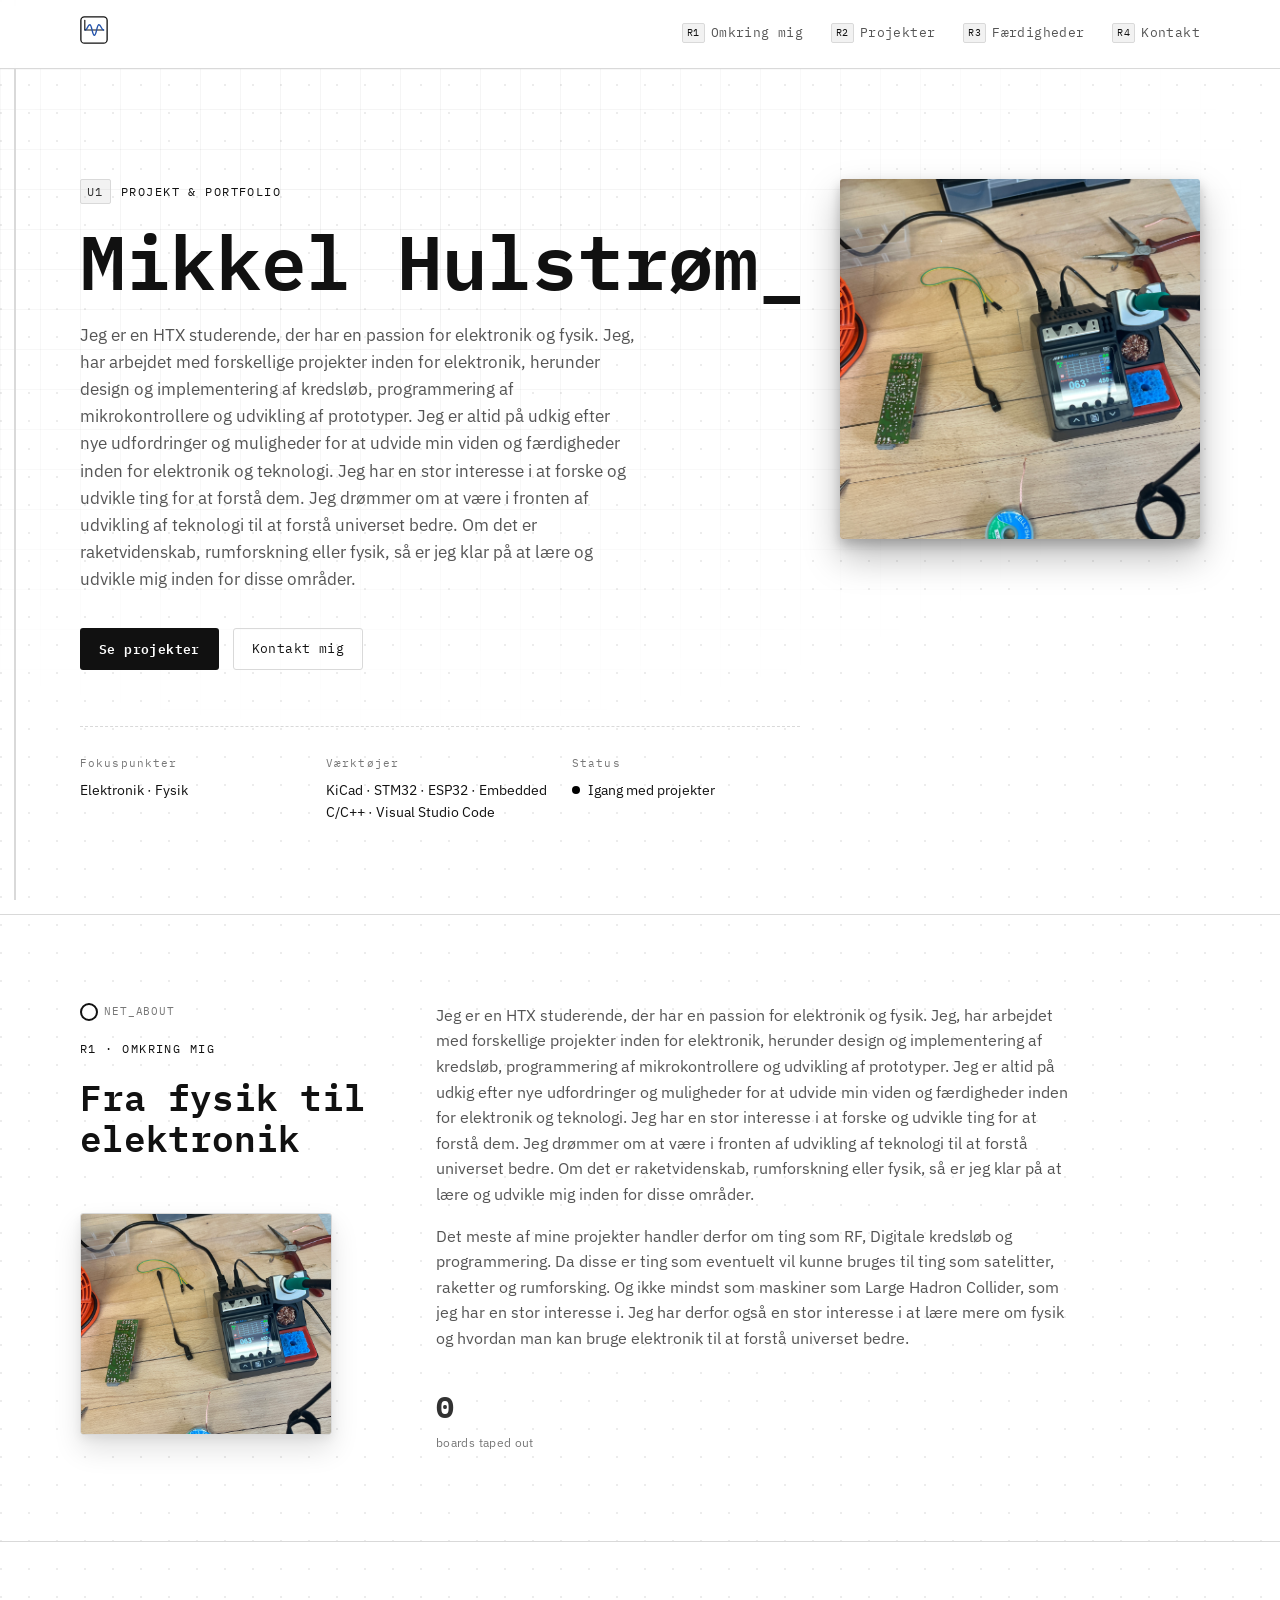
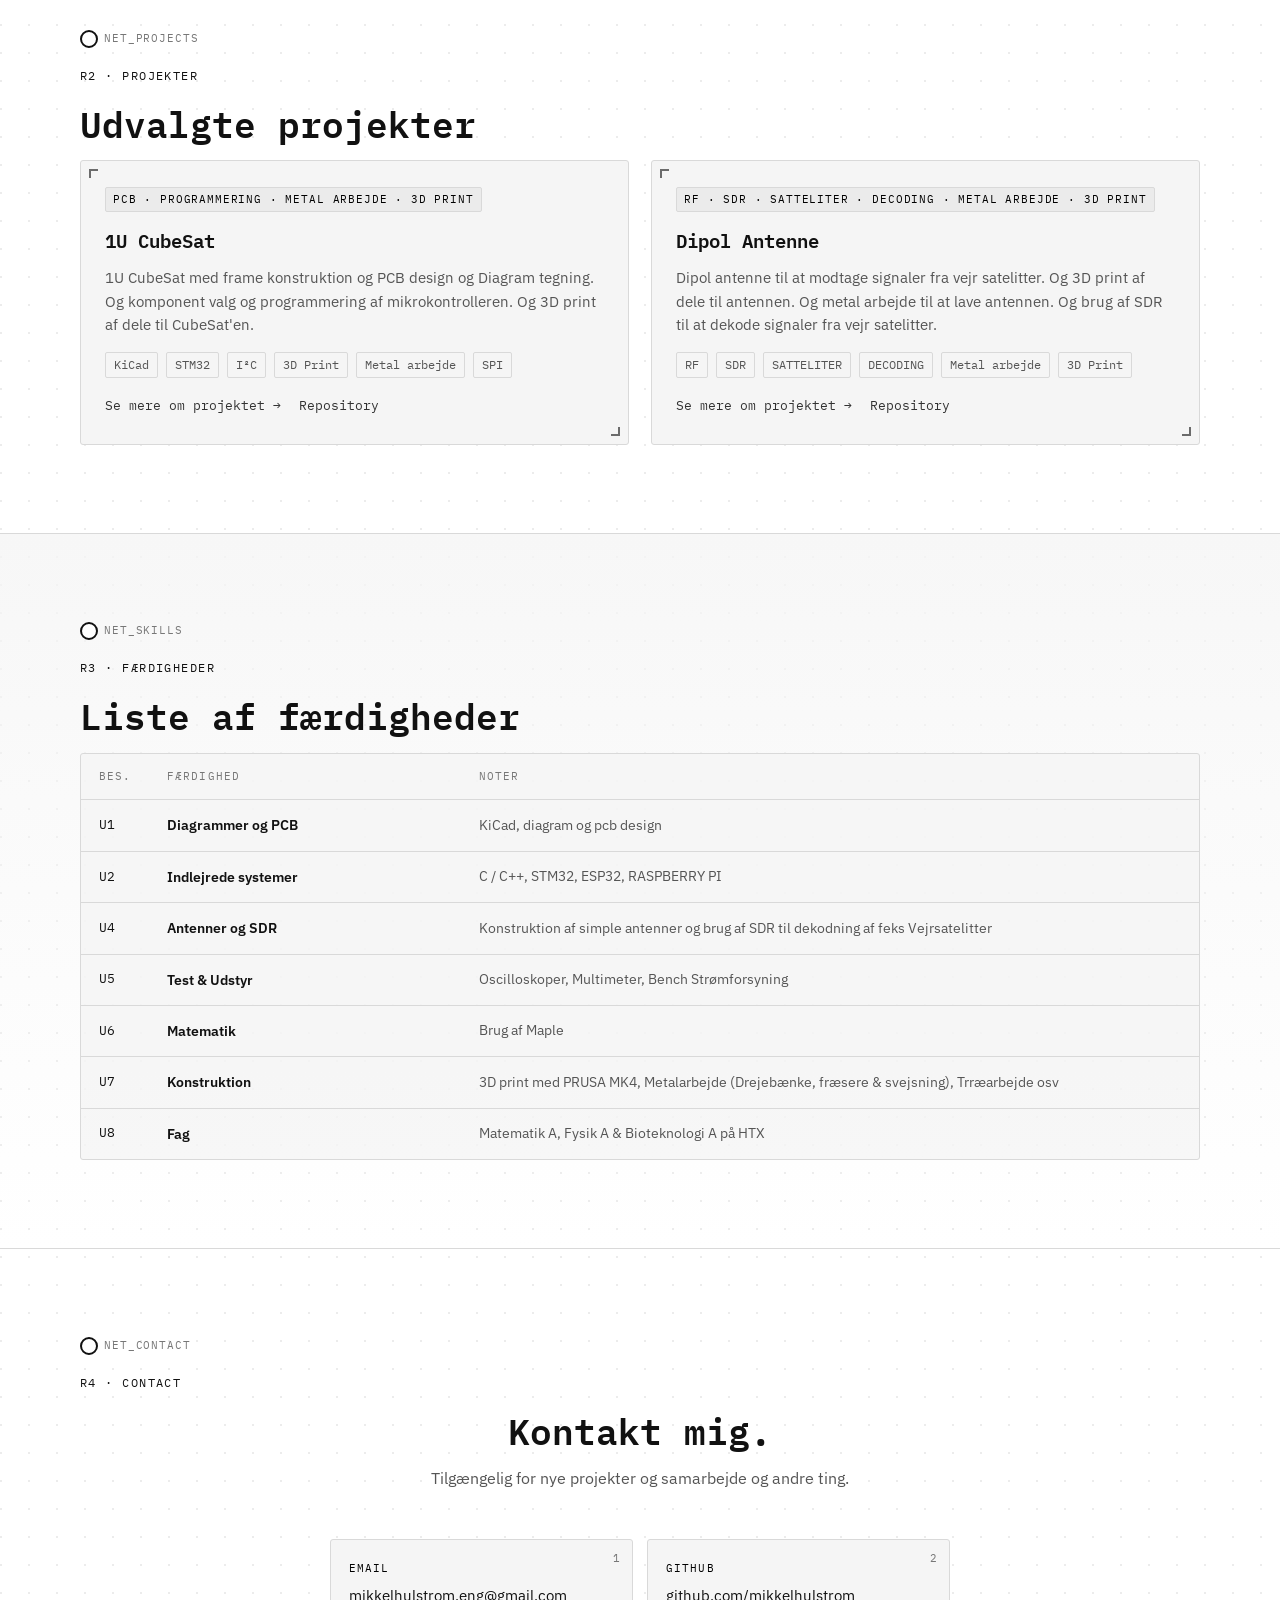
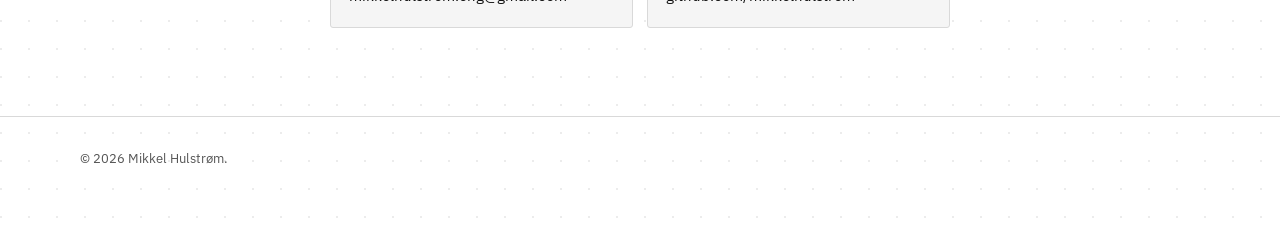
<file: index.html>
<!DOCTYPE html>
<html lang="en">
<head>
<meta charset="UTF-8">
<meta name="viewport" content="width=device-width, initial-scale=1.0">
<title>Mikkel Hulstrøm</title>
<meta name="description" content="Portfolio of Mikkel Hulstrøm, electronics and embedded systems engineer. PCB design, firmware, and hardware projects.">
<link rel="icon" href="">
<link rel="preconnect" href="https://fonts.googleapis.com">
<link rel="preconnect" href="https://fonts.gstatic.com" crossorigin>
<link href="https://fonts.googleapis.com/css2?family=IBM+Plex+Mono:wght@400;500;600;700&family=IBM+Plex+Sans:wght@400;500;600;700&display=swap" rel="stylesheet">
<link rel="stylesheet" href="style.css">
</head>
<body>

<!-- Continuous copper "net" trace that runs down the page connecting each section, like a schematic net -->
<div class="net-trace" aria-hidden="true"><div class="net-fill" id="netFill"></div></div>

<a class="skip-link" href="#main">Skip to content</a>

<header class="site-header">
  <div class="wrap header-row">
    <a class="brand" href="#top">
      <span class="brand-mark" aria-hidden="true">
       <svg viewBox="0 0 32 32" width="28" height="28">
        <!-- Border -->
        <rect
          x="1" y="1"
          width="30" height="30"
          rx="4"
          fill="none"
          stroke="var(--copper)"
          stroke-width="1.5"
        />

        <!-- X axis -->
        <path
          d="M6 16 H27"
          stroke="var(--copper)"
          stroke-width="1.3"
          stroke-linecap="round"
        />

        <!-- Sine wave -->
        <path
          d="M6 16
            C8.6 16 8.6 10 11.2 10
            C13.8 10 13.8 22 16.4 22
            C19 22 19 10 21.6 10
            C24.2 10 24.2 16 27 16"
          fill="none"
          stroke="#2252ab"
          stroke-width="1.5"
          stroke-linecap="round"
          stroke-linejoin="round"
        />

        <!-- Y axis — far left -->
        <path
          d="M5.5 16 V5"
          stroke="var(--copper)"
          stroke-width="1.3"
          stroke-linecap="round"
        />
      </svg>
      </span>
      <span class="brand-text"><span class="brand-dim"></span></span>
    </a>
    <nav class="site-nav" aria-label="Primary">
      <a href="#about"><span class="pin">R1</span>Omkring mig</a>
      <a href="#projects"><span class="pin">R2</span>Projekter</a>
      <a href="#skills"><span class="pin">R3</span>Færdigheder</a>
      <!-- <a href="#experience"><span class="pin">R4</span>Experience</a> -->
      <a href="#contact"><span class="pin">R4</span>Kontakt</a>
    </nav>
   <!-- <a class="btn btn-ghost nav-resume" href="resume.pdf">Resumé</a> -->
    <button class="nav-toggle" id="navToggle" aria-expanded="false" aria-controls="mobileNav" aria-label="Toggle menu">
      <span></span><span></span><span></span>
    </button>
  </div>
  <nav class="mobile-nav" id="mobileNav" aria-label="Mobile">
    <a href="#about">Omkring mig</a>
    <a href="#projects">Projekter</a>
    <a href="#skills">Færdigheder</a>
    <!-- <a href="#experience">Erfaring</a> -->
    <a href="#contact">Kontakt</a>
    <!-- <a href="resume.pdf">Resumé</a> -->
  </nav>
</header>

<main id="main">

  <!-- HERO -->
  <section class="hero" id="top">
    <div class="hero-grid" aria-hidden="true"></div>
    <div class="wrap hero-inner">
      <div class="hero-content">
        <p class="eyebrow"><span class="designator">U1</span> PROJEKT &amp; PORTFOLIO</p>
        <h1 class="hero-title">Mikkel Hulstrøm<span class="cursor" aria-hidden="true">_</span></h1>
        <p class="hero-sub">
          Jeg er en HTX studerende, der har en passion for elektronik og fysik. Jeg,
          har arbejdet med forskellige projekter inden for elektronik, herunder design og implementering af kredsløb, programmering af mikrokontrollere og udvikling af prototyper. Jeg er altid på udkig efter nye udfordringer og muligheder for at udvide min viden og færdigheder inden for elektronik og teknologi.
          Jeg har en stor interesse i at forske og udvikle ting for at forstå dem.
          Jeg drømmer om at være i fronten af udvikling af teknologi til at forstå universet bedre. 
          Om det er raketvidenskab, rumforskning eller fysik, så er jeg klar på at lære og udvikle mig inden for disse områder.
        </p>

        <div class="hero-actions">
          <a class="btn btn-primary" href="#projects">Se projekter</a>
          <a class="btn btn-outline" href="#contact">Kontakt mig</a>
        </div>

        <dl class="hero-specs">
          <div><dt>Fokuspunkter</dt><dd>Elektronik · Fysik</dd></div>
          <div><dt>Værktøjer</dt><dd>KiCad · STM32 · ESP32 · Embedded C/C++ · Visual Studio Code</dd></div>
          <div><dt>Status</dt><dd><span class="status-dot" aria-hidden="true"></span>Igang med projekter</dd></div>
        </dl>
      </div>

      <div class="image-hero">
        <img src="images/test.JPG" alt="Mikkel Hulstrøm" width="400" height="400">
      </div>
    </div>
  </section>

  <!-- ABOUT -->
  <section class="section" id="about">
    <div class="wrap section-grid">
      <div class="section-label">
        <span class="via" data-net="NET_ABOUT"></span>
        <p class="eyebrow">R1 · OMKRING MIG</p>
        <h2>Fra fysik til elektronik</h2>
      </div>
      <div class="image-about">
        <img src="images/test.JPG" alt="Mikkel Hulstrøm" width="400" height="400">
      </div>

      <div class="section-body">
        <p>
        Jeg er en HTX studerende, der har en passion for elektronik og fysik. Jeg,
        har arbejdet med forskellige projekter inden for elektronik, herunder design og implementering af kredsløb, programmering af mikrokontrollere og udvikling af prototyper. Jeg er altid på udkig efter nye udfordringer og muligheder for at udvide min viden og færdigheder inden for elektronik og teknologi.
        Jeg har en stor interesse i at forske og udvikle ting for at forstå dem.
        Jeg drømmer om at være i fronten af udvikling af teknologi til at forstå universet bedre. 
        Om det er raketvidenskab, rumforskning eller fysik, så er jeg klar på at lære og udvikle mig inden for disse områder.
        </p>
        <p>
          Det meste af mine projekter handler derfor om ting som RF, Digitale kredsløb og programmering. Da disse er ting som eventuelt vil kunne bruges til ting som
          satelitter, raketter og rumforsking. Og ikke mindst som maskiner som Large Hadron Collider, som jeg har en stor interesse i. Jeg har derfor også en stor interesse i at lære mere om fysik og hvordan man kan bruge elektronik til at forstå universet bedre.
        </p>
        <ul class="fact-strip">
          <li><span class="fact-num">0</span><span class="fact-label">boards taped out</span></li>
        </ul>
      </div>
    </div>
  </section>

  <!-- PROJECTS -->
  <section class="section" id="projects">
    <div class="wrap">
      <div class="section-label">
        <span class="via" data-net="NET_PROJECTS"></span>
        <p class="eyebrow">R2 · PROJEKTER</p>
        <h2>Udvalgte projekter</h2>
        <p></p>
      </div>

      <div class="project-grid">

        <article class="board-card">
          <div class="board-corners" aria-hidden="true"></div>
          <div class="board-top">
            <span class="board-tag">PCB · PROGRAMMERING · METAL ARBEJDE · 3D PRINT</span>
            <!--<span class="board-rev">rev B</span> -->
          </div>
          <h3><a href="project.html?p=1U-cubesat">1U CubeSat</a></h3>
          <p>
            1U CubeSat med frame konstruktion og PCB design og Diagram tegning.
            Og komponent valg og programmering af mikrokontrolleren. Og 3D print af dele til CubeSat'en.
          </p>
          <ul class="board-tags">
            <li>KiCad</li><li>STM32</li><li>I²C</li><li>3D Print</li><li>Metal arbejde</li><li>SPI</li>
          </ul>
          <div class="board-links">
            <a href="project.html?p=1U-cubesat">Se mere om projektet &rarr;</a>
            <a href="" target="_blank" rel="noopener">Repository</a>
          </div>
        </article>

        <article class="board-card">
          <div class="board-corners" aria-hidden="true"></div>
          <div class="board-top">
            <span class="board-tag">RF · SDR · SATTELITER · DECODING · METAL ARBEJDE · 3D PRINT</span>
            <!--<span class="board-rev">rev B</span> -->
          </div>
          <h3><a href="project.html?p=dipol-antenna">Dipol Antenne</a></h3>
          <p>
            Dipol antenne til at modtage signaler fra vejr satelitter. Og 3D print af dele til antennen.
            Og metal arbejde til at lave antennen. Og brug af SDR til at dekode signaler fra vejr satelitter.
          </p>
          <ul class="board-tags">
            <li>RF</li><li>SDR</li><li>SATTELITER</li><li>DECODING</li><li>Metal arbejde</li><li>3D Print</li>
          </ul>
          <div class="board-links">
            <a href="project.html?p=dipol-antenna">Se mere om projektet &rarr;</a>
            <a href="" target="_blank" rel="noopener">Repository</a>
          </div>
        </article>
      </div>
    </div>
  </section>

   <!-- SKILLS — styled as a Bill of Materials -->
  <section class="section section-alt" id="skills">
    <div class="wrap">
      <div class="section-label">
        <span class="via" data-net="NET_SKILLS"></span>
        <p class="eyebrow">R3 · FÆRDIGHEDER</p>
        <h2>Liste af færdigheder</h2>
        <p></p>
      </div>

      <div class="bom">
        <div class="bom-header">
          <span>Bes.</span><span>Færdighed</span><span>Noter</span><span></span>
        </div>

        <div class="bom-row">
          <span class="bom-des">U1</span>
          <span class="bom-name">Diagrammer og PCB</span>
          <span class="bom-val">KiCad, diagram og pcb design</span>
          <!-- <span class="bom-qty">★★★★★</span> -->
        </div>
        <div class="bom-row">
          <span class="bom-des">U2</span>
          <span class="bom-name">Indlejrede systemer</span>
          <span class="bom-val">C / C++, STM32, ESP32, RASPBERRY PI</span>
          <!-- <span class="bom-qty">★★★★★</span> -->
        </div>
        <!--<div class="bom-row">
          <span class="bom-des">U3</span>
          <span class="bom-name">Analog</span>
          <span class="bom-val">Op-amps, filters, switching &amp; linear regulation</span>
         <span class="bom-qty">★★★★☆</span>
        </div>-->
        <div class="bom-row">
          <span class="bom-des">U4</span>
          <span class="bom-name">Antenner og SDR</span>
          <span class="bom-val">Konstruktion af simple antenner og brug af SDR til dekodning af feks Vejrsatelitter</span>
         <!-- <span class="bom-qty">★★★★☆</span> -->
        </div>
        <div class="bom-row">
          <span class="bom-des">U5</span>
          <span class="bom-name">Test & Udstyr</span>
          <span class="bom-val">Oscilloskoper, Multimeter, Bench Strømforsyning</span>
          <!-- <span class="bom-qty">★★★★★</span> -->
        </div>
        <div class="bom-row">
          <span class="bom-des">U6</span>
          <span class="bom-name">Matematik</span>
          <span class="bom-val">Brug af Maple</span>
          <!-- <span class="bom-qty">★★★★☆</span> -->
        </div>
        <div class="bom-row">
          <span class="bom-des">U7</span>
          <span class="bom-name">Konstruktion</span>
          <span class="bom-val">3D print med PRUSA MK4, Metalarbejde (Drejebænke, fræsere & svejsning), Trræarbejde osv</span>
          <!-- <span class="bom-qty">★★★☆☆</span> -->
        </div>
        <div class="bom-row">
          <span class="bom-des">U8</span>
          <span class="bom-name">Fag</span>
          <span class="bom-val">Matematik A, Fysik A & Bioteknologi A på HTX</span>
          <!-- <span class="bom-qty">★★★★☆</span> -->
        </div>
      </div>
    </div>
  </section>


  <!-- EXPERIENCE -->
  <!--<section class="section section-alt" id="experience">
    <div class="wrap">
      <div class="section-label">
        <span class="via" data-net="NET_EXP"></span>
        <p class="eyebrow">R4 · EXPERIENCE</p>
        <h2>Trace history.</h2>
      </div>

      <ol class="timeline">
        <li class="timeline-item">
          <div class="timeline-node"></div>
          <div class="timeline-content">
            <p class="timeline-date">2023 — Present</p>
            <h3>Senior Electronics Engineer · Fieldtone Instruments</h3>
            <p>Own PCB design and firmware for a line of portable measurement instruments,
              from schematic through EMC pre-compliance testing.</p>
          </div>
        </li>
        <li class="timeline-item">
          <div class="timeline-node"></div>
          <div class="timeline-content">
            <p class="timeline-date">2021 — 2023</p>
            <h3>Hardware Engineer · Northlight Robotics</h3>
            <p>Designed motor-drive and sensor boards for small autonomous robots; built the
              production test jigs used on the assembly line.</p>
          </div>
        </li>
        <li class="timeline-item">
          <div class="timeline-node"></div>
          <div class="timeline-content">
            <p class="timeline-date">2019 — 2021</p>
            <h3>Firmware Engineer · Kestrel Wireless Labs</h3>
            <p>Wrote low-power embedded firmware for BLE and LoRa sensor products,
              including OTA update and power-management subsystems.</p>
          </div>
        </li>
        <li class="timeline-item">
          <div class="timeline-node"></div>
          <div class="timeline-content">
            <p class="timeline-date">2015 — 2019</p>
            <h3>B.Sc. Electrical &amp; Electronics Engineering · Technical University</h3>
            <p>Thesis on low-noise analog front-ends for portable biomedical sensing.</p>
          </div>
        </li>
      </ol>
    </div>
  </section>-->

  <!-- CONTACT -->
  <section class="section contact" id="contact">
    <div class="wrap">
      <div class="section-label centered">
        <span class="via" data-net="NET_CONTACT"></span>
        <p class="eyebrow">R4 · CONTACT</p>
        <h2>Kontakt mig.</h2>
        <p class="contact-sub">Tilgængelig for nye projekter og samarbejde og andre ting.</p>
      </div>

      <div class="connector">
        <a class="connector-pin" href="mailto:mikkelhulstrom.eng@gmail.com">
          <span class="pin-num">1</span>
          <span class="pin-label">Email</span>
          <span class="pin-value">mikkelhulstrom.eng@gmail.com</span>
        </a>
        <a class="connector-pin" href="https://github.com/" target="_blank" rel="noopener">
          <span class="pin-num">2</span>
          <span class="pin-label">GitHub</span>
          <span class="pin-value">github.com/mikkelhulstrom</span>
        </a>
      </div>
    </div>
  </section>

</main>

<footer class="site-footer">
  <div class="wrap footer-row">
    <p>© <span id="year"></span> Mikkel Hulstrøm.</p>
    <p class="footer-note"></p>
  </div>
</footer>

<script src="script.js"></script>
</body>
</html>
</file>
<file: style.css>
/* =========================================================
   Design tokens
   ========================================================= */

:root {

 --bg: #ffffff;

 --panel: #f5f5f5;

 --panel-line: #d9d9d9;

 --copper: #111111;

 --copper-bright: #323232;

 --silk: #111111;

 --muted: #555555;

 --muted-dim: #777777;

 --trace: #000000;

 --via: #ffffff;

 --danger: #333333;

 --font-display: "IBM Plex Mono", ui-monospace, "SFMono-Regular", Menlo, monospace;

 --font-body: "IBM Plex Sans", -apple-system, BlinkMacSystemFont, "Segoe UI", sans-serif;

 --wrap: 1120px;

 --radius: 3px;

}

/* =========================================================

   Reset

  =========================================================*/

\*,*::before,*::after { box-sizing: border-box; }

html { scroll-behavior: smooth; }

@media (prefers-reduced-motion: reduce) {

  html { scroll-behavior: auto; }

 *,*::before,*::after {

    animation-duration: 0.001ms !important;

    animation-iteration-count: 1 !important;

    transition-duration: 0.001ms !important;

    scroll-behavior: auto !important;

  }

}

body {

  margin: 0;

  background:

    radial-gradient(circle at 1px 1px, rgba(0, 0, 0, 0.075) 1px, transparent 0) 0 0/28px 28px

    var(--bg);

  color: var(--silk);

  font-family: var(--font-body);

  font-size: 16px;

  line-height: 1.6;

  -webkit-font-smoothing: antialiased;

}

h1, h2, h3 { font-family: var(--font-display); margin: 0; color: var(--silk); font-weight: 600; }

p { margin: 0 0 1em; color: var(--muted); }

a { color: inherit; text-decoration: none; }

ul, ol { margin: 0; padding: 0; list-style: none; }

.wrap {

  max-width: var(--wrap);

  margin: 0 auto;

  padding: 0 24px;

}

.skip-link {

  position: absolute;

  left: -9999px;

  top: 0;

  background: var(--copper);

  color: var(--bg);

  padding: 10px 16px;

  z-index: 200;

  font-family: var(--font-display);

}

.skip-link:focus { left: 12px; top: 12px; }

:focus-visible {

  outline: 2px solid var(--trace);

  outline-offset: 3px;

}

/* =========================================================

   Signature element: vertical copper net-trace

  =========================================================*/

.net-trace {

  position: fixed;

  top: 0;

  left: 14px;

  width: 2px;

  height: 100%;

  background: linear-gradient(var(--panel-line), var(--panel-line));

  z-index: 5;

  pointer-events: none;

  display: none;

}

.net-fill {

  width: 100%;

  height: 0%;

  background: linear-gradient(var(--trace), var(--copper));

  box-shadow: 0 0 8px rgba(232, 197, 101, 0.6);

  transition: height 0.1s linear;

}

@media (min-width: 1000px) {

  .net-trace { display: block; }

}

.via {
  display: block;
  position: relative;
  width: 14px;
  height: 14px;
  border-radius: 50%;
  background: var(--via);
  border: 2px solid var(--copper);
  margin-bottom: 18px;
}

.via::after {
  content: attr(data-net);
  position: absolute;
  left: 22px;
  top: 50%;
  transform: translateY(-50%);
  font-family: var(--font-display);
  font-size: 11px;
  letter-spacing: 0.08em;
  color: var(--muted-dim);
  white-space: nowrap;
}

/* =========================================================

   Header / Nav

  =========================================================*/

.site-header {

  position: sticky;

  top: 0;

  z-index: 100;

  background: rgba(255,255,255,0.92);

  backdrop-filter: blur(8px);

  border-bottom: 1px solid var(--panel-line);

}

.header-row {

  display: flex;

  align-items: center;

  gap: 24px;

  height: 68px;

}

.brand {

  display: flex;

  align-items: center;

  gap: 10px;

  font-family: var(--font-display);

  font-weight: 700;

  letter-spacing: 0.03em;

  font-size: 16px;

  margin-right: auto;

}

.brand-dim { color: var(--muted-dim); font-weight: 400; }

.site-nav {

  display: none;

  gap: 28px;

  font-family: var(--font-display);

  font-size: 13px;

  letter-spacing: 0.03em;

}

.site-nav a {

  color: var(--muted);

  display: inline-flex;

  align-items: center;

  gap: 6px;

  padding: 4px 0;

  border-bottom: 1px solid transparent;

  transition: color 0.15s ease, border-color 0.15s ease;

}

.site-nav a:hover, .site-nav a:focus-visible {
  color: var(--trace);
  border-bottom-color: #2252ab9b;
}

.pin {

  font-size: 10px;

  color: var(--copper);

  background: rgba(0,0,0,0.05);

  border: 1px solid var(--panel-line);

  border-radius: 2px;

  padding: 1px 4px;

}

.btn {

  display: inline-flex;

  align-items: center;

  justify-content: center;

  gap: 8px;

  font-family: var(--font-display);

  font-size: 13px;

  letter-spacing: 0.03em;

  padding: 10px 18px;

  border-radius: var(--radius);

  border: 1px solid transparent;

  cursor: pointer;

  transition: transform 0.15s ease, background 0.15s ease, border-color 0.15s ease, color 0.15s ease;

}

.btn-primary {

  background: var(--copper);

  color: #ffffff;

  font-weight: 600;

}

.btn-primary:hover, .btn-primary:focus-visible { background: #222222; transform: translateY(-1px); }

.btn-outline {

  border-color: var(--panel-line);

  color: var(--silk);

}

.btn-outline:hover, .btn-outline:focus-visible { border-color: var(--trace); color: var(--trace); }

.btn-ghost {

  color: var(--muted);

  border-color: var(--panel-line);

}

.btn-ghost:hover, .btn-ghost:focus-visible { color: var(--trace); border-color: var(--trace); }

.nav-resume { display: none; }

.nav-toggle {

  display: flex;

  flex-direction: column;

  justify-content: center;

  gap: 5px;

  width: 32px;

  height: 32px;

  background: none;

  border: none;

  cursor: pointer;

  padding: 0;

}

.nav-toggle span {

  height: 2px;

  background: var(--silk);

  border-radius: 1px;

}

.mobile-nav {

  display: none;

  flex-direction: column;

  padding: 8px 24px 20px;

  border-top: 1px solid var(--panel-line);

  font-family: var(--font-display);

  font-size: 14px;

}

.mobile-nav.open { display: flex; }

.mobile-nav a { padding: 12px 0; color: var(--muted); border-bottom: 1px solid var(--panel-line); }

.mobile-nav a:last-child { border-bottom: none; }

@media (min-width: 860px) {

  .site-nav { display: flex; }

  .nav-resume { display: inline-flex; }

  .nav-toggle { display: none; }

}

/* =========================================================

   Hero

  =========================================================*/

.hero {

  position: relative;

  padding: 110px 0 90px;

  overflow: visible;

  border-bottom: 1px solid var(--panel-line);

}

.hero-grid {

  position: absolute;

  inset: 0;

  background-image:

    linear-gradient(rgba(0,0,0,0.055) 1px, transparent 1px),

    linear-gradient(90deg, rgba(0,0,0,0.055) 1px, transparent 1px);

  background-size: 40px 40px;

  mask-image: radial-gradient(ellipse 70% 60% at 30% 20%, black, transparent);

}

.hero-inner { position: relative; }

/* =========================================================
   Hero — optional image beside title
   Usage: place a block with class `image-hero` (containing an <img>)
   as a sibling to the hero content. On wide screens the image will sit
   beside the title while subtitle/actions flow under the title.
  ========================================================= */

.image-hero { margin-bottom: 18px; }

@media (min-width: 900px) {
  .hero-inner {
    display: grid;
    grid-template-columns: 1fr minmax(220px, 360px);
    gap: 28px;
    align-items: start;
  }

  .image-hero {
    width: 100%;
    max-width: 360px;
    justify-self: end;
    margin: 0;
  }

  .image-hero img {
    width: 100%;
    height: auto;
    display: block;
    border-radius: var(--radius);
    border: 1px;
    object-fit: cover;
    max-height: 360px;
    box-shadow: 0 18px 36px rgba(0, 0, 0, 0.266), 0 6px 12px rgba(0, 0, 0, 0.203);
  }
  /* Ensure all hero content stays in the left column and the image sits in the right column spanning the hero */
  .hero-content { grid-column: 1; }
  .image-hero { grid-column: 2; grid-row: 1 / -1; align-self: 20px; }
}

.eyebrow {

  font-family: var(--font-display);

  font-size: 12px;

  letter-spacing: 0.12em;

  color: var(--copper);

  margin: 0 0 18px;

  display: flex;

  align-items: center;

  gap: 10px;

}

.designator {

  background: rgba(0,0,0,0.05);

  border: 1px solid var(--panel-line);

  padding: 2px 6px;

  border-radius: 2px;

  color: var(--copper-bright);

}

.hero-title {

  font-size: clamp(38px, 7vw, 76px);

  line-height: 1.02;

  letter-spacing: -0.01em;

}

.cursor {

  animation: blink 1.1s steps(1) infinite;

}

@keyframes blink { 50% { opacity: 0; } }

.hero-sub {

  max-width: 560px;

  font-size: 17px;

  margin: 22px 0 34px;

  color: var(--muted);

}

.hero-actions { display: flex; gap: 14px; flex-wrap: wrap; margin-bottom: 56px; }

.hero-specs {

  display: grid;

  grid-template-columns: repeat(auto-fit, minmax(180px, 1fr));

  gap: 18px;

  max-width: 720px;

  padding-top: 28px;

  border-top: 1px dashed var(--panel-line);

  margin: 0;

}

.hero-specs dt {

  font-family: var(--font-display);

  font-size: 11px;

  letter-spacing: 0.1em;

  color: var(--muted-dim);

  margin-bottom: 6px;

}

.hero-specs dd { margin: 0; font-size: 14px; color: var(--silk); display: flex; align-items: center; gap: 8px; }

.status-dot {

  width: 8px; height: 8px; border-radius: 50%;

  background: var(--trace);

  box-shadow: 0 0 0 0 rgba(0,0,0,0.18);

  animation: pulse 2s infinite;

  flex-shrink: 0;

}

@keyframes pulse {

  0% { box-shadow: 0 0 0 0 rgba(232, 197, 101,0.5); }

  70% { box-shadow: 0 0 0 8px rgba(232, 197, 101,0); }

  100% { box-shadow: 0 0 0 0 rgba(232, 197, 101,0); }

}

/* =========================================================

   Sections (general)

  =========================================================*/

.section { padding: 88px 0; border-bottom: 1px solid var(--panel-line); }

.section-alt { background: linear-gradient(180deg, rgba(245,245,245,0.8), rgba(20, 18, 16,0)); }

.section-grid {

  display: grid;

  grid-template-columns: 1fr;

  gap: 36px;

}

@media (min-width: 860px) {
  .section-grid {
    display: grid;
    grid-template-columns: 320px 1fr;
    grid-template-rows: auto auto;
    grid-template-areas:
      "label body"
      "image body";
    gap: 24px 36px;
    align-items: start;
  }

  .section-label { grid-area: label; position: relative; padding-left: 48px; }
  .image-about { grid-area: image; justify-self: start; margin: 20px 0 8px; align-self: start; }
  .image-about img { display:block; width:250px; max-width:250px; max-height:220px; height:auto; object-fit:cover; border-radius:var(--radius); border:1px solid var(--panel-line); box-shadow: 0 14px 28px rgba(0,0,0,0.12), 0 4px 10px rgba(0,0,0,0.06); }
  .section-body { grid-area: body; }

}


.section-label { position: relative; padding-left: 0; }
.section-label h2 { font-size: clamp(26px, 3.6vw, 36px); margin-top: 6px; line-height: 1.15; }

.section-label.centered { text-align: center; margin: 0 auto 48px; position: relative; }

.section-label.centered .via { margin-left: 0; margin-right: 0; position: relative; }

.section-body p { max-width: 640px; }

.fact-strip {

  display: flex;

  gap: 40px;

  margin-top: 32px;

  flex-wrap: wrap;

}

.fact-num {

  display: block;

  font-family: var(--font-display);

  font-size: 30px;

  color: var(--copper-bright);

  font-weight: 700;

}

.fact-label {

  display: block;

  font-size: 12px;

  color: var(--muted-dim);

  letter-spacing: 0.03em;

  margin-top: 2px;

}

/* =========================================================

   BOM (skills) table

  =========================================================*/

.bom {

  border: 1px solid var(--panel-line);

  border-radius: var(--radius);

  overflow: hidden;

  background: rgba(245,245,245,0.8);

}

.bom-header, .bom-row {

  display: grid;

  grid-template-columns: 56px 1fr 2fr 90px;

  gap: 12px;

  align-items: center;

  padding: 14px 18px;

}

.bom-header {

  font-family: var(--font-display);

  font-size: 11px;

  letter-spacing: 0.1em;

  color: var(--muted-dim);

  border-bottom: 1px solid var(--panel-line);

  text-transform: uppercase;

}

.bom-row {

  border-bottom: 1px solid var(--panel-line);

  transition: background 0.15s ease;

}

.bom-row:last-child { border-bottom: none; }

.bom-row:hover { background: rgba(0,0,0,0.04); }

.bom-des {

  font-family: var(--font-display);

  color: var(--copper);

  font-size: 13px;

}

.bom-name { font-weight: 600; font-size: 14px; }

.bom-val { color: var(--muted); font-size: 13.5px; }

.bom-qty { font-size: 12px; color: var(--trace); letter-spacing: 0.05em; }

@media (max-width: 700px) {

  .bom-header { display: none; }

  .bom-row {

    grid-template-columns: 1fr;

    gap: 4px;

    padding: 16px 18px;

  }

  .bom-des::before { content: "Des. "; color: var(--muted-dim); }

  .bom-qty { order: 4; }

}

/* =========================================================

   Projects â€” PCB board cards

  =========================================================*/

.project-grid {

  display: grid;

  grid-template-columns: 1fr;

  gap: 22px;

}

@media (min-width: 700px) {

  .project-grid { grid-template-columns: repeat(2, 1fr); }

}

.board-card {
  position: relative;
  background: var(--panel);
  border: 1px solid var(--panel-line);
  border-radius: var(--radius);
  padding: 26px 24px;
  transition: border-color 0.2s ease, transform 0.2s ease, box-shadow 0.2s ease;
}

.board-card:hover {
  border-color: #6b6b6b76;
  transform: translateY(-3px);
  box-shadow: 0 8px 20px rgba(0,0,0,0.06);
}

.board-corners {
  position: absolute;
  inset: 8px;
  pointer-events: none;
  border-radius: 2px;
}

.board-corners::before, .board-corners::after {
  content: "";
  position: absolute;
  width: 9px;
  height: 9px;
  border: 2px solid var(--copper);
  opacity: 0.6;
}

.board-corners::before { top: 0; left: 0; border-right: none; border-bottom: none; }

.board-corners::after { bottom: 0; right: 0; border-left: none; border-top: none; }

.board-top {

  display: flex;

  justify-content: space-between;

  align-items: center;

  margin-bottom: 14px;

}

.board-tag {

  font-family: var(--font-display);

  font-size: 10.5px;

  letter-spacing: 0.08em;

  color: var(--trace);

  background: rgba(0,0,0,0.04);

  border: 1px solid var(--panel-line);

  padding: 3px 7px;

  border-radius: 2px;

}

.board-rev {

  font-family: var(--font-display);

  font-size: 11px;

  color: var(--muted-dim);

}

.board-card h3 { font-size: 19px; margin-bottom: 10px; }




.board-card h3 a:hover, .board-card h3 a:focus-visible {
  color: var(--copper-bright);
  border-bottom-color: var(--copper-bright);
}

/* Animated underline + subtle lift for any links inside a board card */
.board-card a {
  color: inherit;
  position: relative;
  transition: color 0.18s ease, transform 0.12s ease, text-shadow 0.18s ease;
}

.board-card a::after {
  content: "";
  position: absolute;
  left: 0;
  bottom: -4px;
  width: 100%;
  height: 2px;
  background: linear-gradient(90deg, transparent, var(--copper-bright));
  transform: scaleX(0);
  transform-origin: left center;
  transition: transform 0.18s ease;
  border-radius: 2px;
}

.board-card a:hover, .board-card a:focus-visible {
  color: var(--copper-bright);
  transform: translateY(-1px);
  text-shadow: 0 1px 0 rgba(0,0,0,0.06);
}

.board-card a:hover::after, .board-card a:focus-visible::after {
  transform: scaleX(1);
}

.board-card p { font-size: 14.5px; margin-bottom: 16px; }

.board-tags { display: flex; flex-wrap: wrap; gap: 8px; margin-bottom: 18px; }

.board-tags li {

  font-size: 11.5px;

  font-family: var(--font-display);

  color: var(--muted);

  border: 1px solid var(--panel-line);

  padding: 3px 8px;

  border-radius: 2px;

}

.board-links { display: flex; gap: 18px; }

.board-links a {

  font-family: var(--font-display);

  font-size: 13px;

  color: var(--copper-bright);

  border-bottom: 1px solid transparent;

}

.board-links a:hover, .board-links a:focus-visible { border-bottom-color: var(--copper-bright); }

/* =========================================================

   Timeline

  =========================================================*/

.timeline {

  position: relative;

  max-width: 720px;

  margin-left: 6px;

  padding-left: 28px;

  border-left: 1px dashed var(--panel-line);

}

.timeline-item { position: relative; padding-bottom: 40px; }

.timeline-item:last-child { padding-bottom: 0; }

.timeline-node {

  position: absolute;

  left: -33px;

  top: 4px;

  width: 12px;

  height: 12px;

  border-radius: 50%;

  background: var(--via);

  border: 2px solid var(--trace);

}

.timeline-date {

  font-family: var(--font-display);

  font-size: 12px;

  color: var(--copper);

  letter-spacing: 0.05em;

  margin-bottom: 6px;

}

.timeline-content h3 { font-size: 17px; margin-bottom: 8px; line-height: 1.3; }

.timeline-content p { font-size: 14.5px; max-width: 600px; }

/* =========================================================

   Contact

  =========================================================*/

.contact-sub { max-width: 480px; margin: 14px auto 0; }

.connector {

  display: grid;

  grid-template-columns: 1fr;

  gap: 14px;

  max-width: 620px;

  margin: 0 auto;

}

@media (min-width: 640px) {

  .connector {
    grid-template-columns: repeat(auto-fit, minmax(220px, 1fr));
    justify-content: center;
  }

}

.connector-pin {

  position: relative;

  display: flex;

  flex-direction: column;

  gap: 6px;

  padding: 20px 18px;

  border: 1px solid var(--panel-line);

  border-radius: var(--radius);

  background: var(--panel);

  transition: border-color 0.2s ease, transform 0.2s ease;

}

.connector-pin:hover, .connector-pin:focus-visible {
  border-color: var(--copper);
  transform: translateY(-2px);
}

.pin-num {

  position: absolute;

  top: 10px;

  right: 12px;

  font-family: var(--font-display);

  font-size: 11px;

  color: var(--muted-dim);

}

.pin-label {

  font-family: var(--font-display);

  font-size: 11px;

  letter-spacing: 0.1em;

  color: var(--trace);

  text-transform: uppercase;

}

.pin-value { font-size: 14.5px; color: var(--silk); word-break: break-word; }

/* =========================================================

   Project detail page

  =========================================================*/

.project-page { padding: 56px 0 100px; }

.back-link {

  display: inline-flex;

  align-items: center;

  gap: 6px;

  font-family: var(--font-display);

  font-size: 13px;

  color: var(--muted);

  margin-bottom: 40px;

  border-bottom: 1px solid transparent;

  transition: color 0.15s ease, border-color 0.15s ease;

}

.back-link:hover, .back-link:focus-visible {
  color: var(--trace);
  border-bottom-color: var(--trace);
}

.project-header {

  max-width: 760px;

  margin: 0 0 48px;

  padding-bottom: 40px;

  border-bottom: 1px dashed var(--panel-line);

}

.project-header h1 {

  font-size: clamp(28px, 4.4vw, 44px);

  line-height: 1.1;

  margin: 10px 0 18px;

}

.project-summary {

  font-size: 16px;

  max-width: 620px;

  margin-bottom: 20px;

}

.project-header .board-tags { margin-bottom: 22px; }

.project-actions { display: flex; gap: 12px; flex-wrap: wrap; }

.muted-loading { color: var(--muted-dim); font-family: var(--font-display); font-size: 13px; }

/* Rendered markdown body*/

.md-content {

  max-width: 720px;

  font-size: 16px;

  color: var(--muted);

}

.md-content h2 {

  font-family: var(--font-display);

  font-size: 22px;

  color: var(--copper-bright);

  margin: 44px 0 16px;

  padding-top: 4px;

}

.md-content h2:first-child { margin-top: 0; }

.md-content h3 {

  font-family: var(--font-body);

  font-weight: 700;

  font-size: 17px;

  color: var(--silk);

  margin: 30px 0 12px;

}

.md-content p { margin: 0 0 18px; line-height: 1.75; }

.md-content ul, .md-content ol {

  margin: 0 0 18px;

  padding-left: 22px;

  list-style: disc;

}

.md-content ol { list-style: decimal; }

.md-content li { margin-bottom: 8px; line-height: 1.7; }

.md-content li::marker { color: var(--copper); }

.md-content a { color: var(--copper-bright); border-bottom: 1px solid rgba(0,0,0,0.25); }

.md-content a:hover, .md-content a:focus-visible { border-bottom-color: var(--copper-bright); }

.md-content strong { color: var(--silk); }

.md-content blockquote {

  margin: 0 0 18px;

  padding: 4px 20px;

  border-left: 2px solid var(--copper);

  color: var(--muted);

  font-style: italic;

}

.md-content code {

  font-family: var(--font-display);

  font-size: 0.9em;

  background: var(--panel);

  border: 1px solid var(--panel-line);

  padding: 2px 6px;

  border-radius: 2px;

  color: var(--trace);

}

.md-content pre {

  background: var(--panel);

  border: 1px solid var(--panel-line);

  border-radius: var(--radius);

  padding: 18px 20px;

  overflow-x: auto;

  margin: 0 0 22px;

}

.md-content pre code {

  background: none;

  border: none;

  padding: 0;

  color: var(--silk);

}

.md-content img {

  max-width: 100%;

  border-radius: var(--radius);

  border: 1px solid var(--panel-line);

  margin: 8px 0 22px;

}

.md-content hr {

  border: none;

  border-top: 1px dashed var(--panel-line);

  margin: 40px 0;

}

/* =========================================================

   Footer

  =========================================================*/

.site-footer { padding: 32px 0 48px; }

.footer-row {

  display: flex;

  flex-direction: column;

  gap: 6px;

  font-size: 13px;

  color: var(--muted-dim);

}

@media (min-width: 640px) {

  .footer-row { flex-direction: row; justify-content: space-between; }

}

/* =========================================================

   Scroll reveal

  =========================================================*/

.reveal { opacity: 0; transform: translateY(16px); transition: opacity 0.6s ease, transform 0.6s ease; }

.reveal.is-visible { opacity: 1; transform: translateY(0); }

@media (prefers-reduced-motion: reduce) {

  .reveal { opacity: 1; transform: none; transition: none; }

}
</file>
